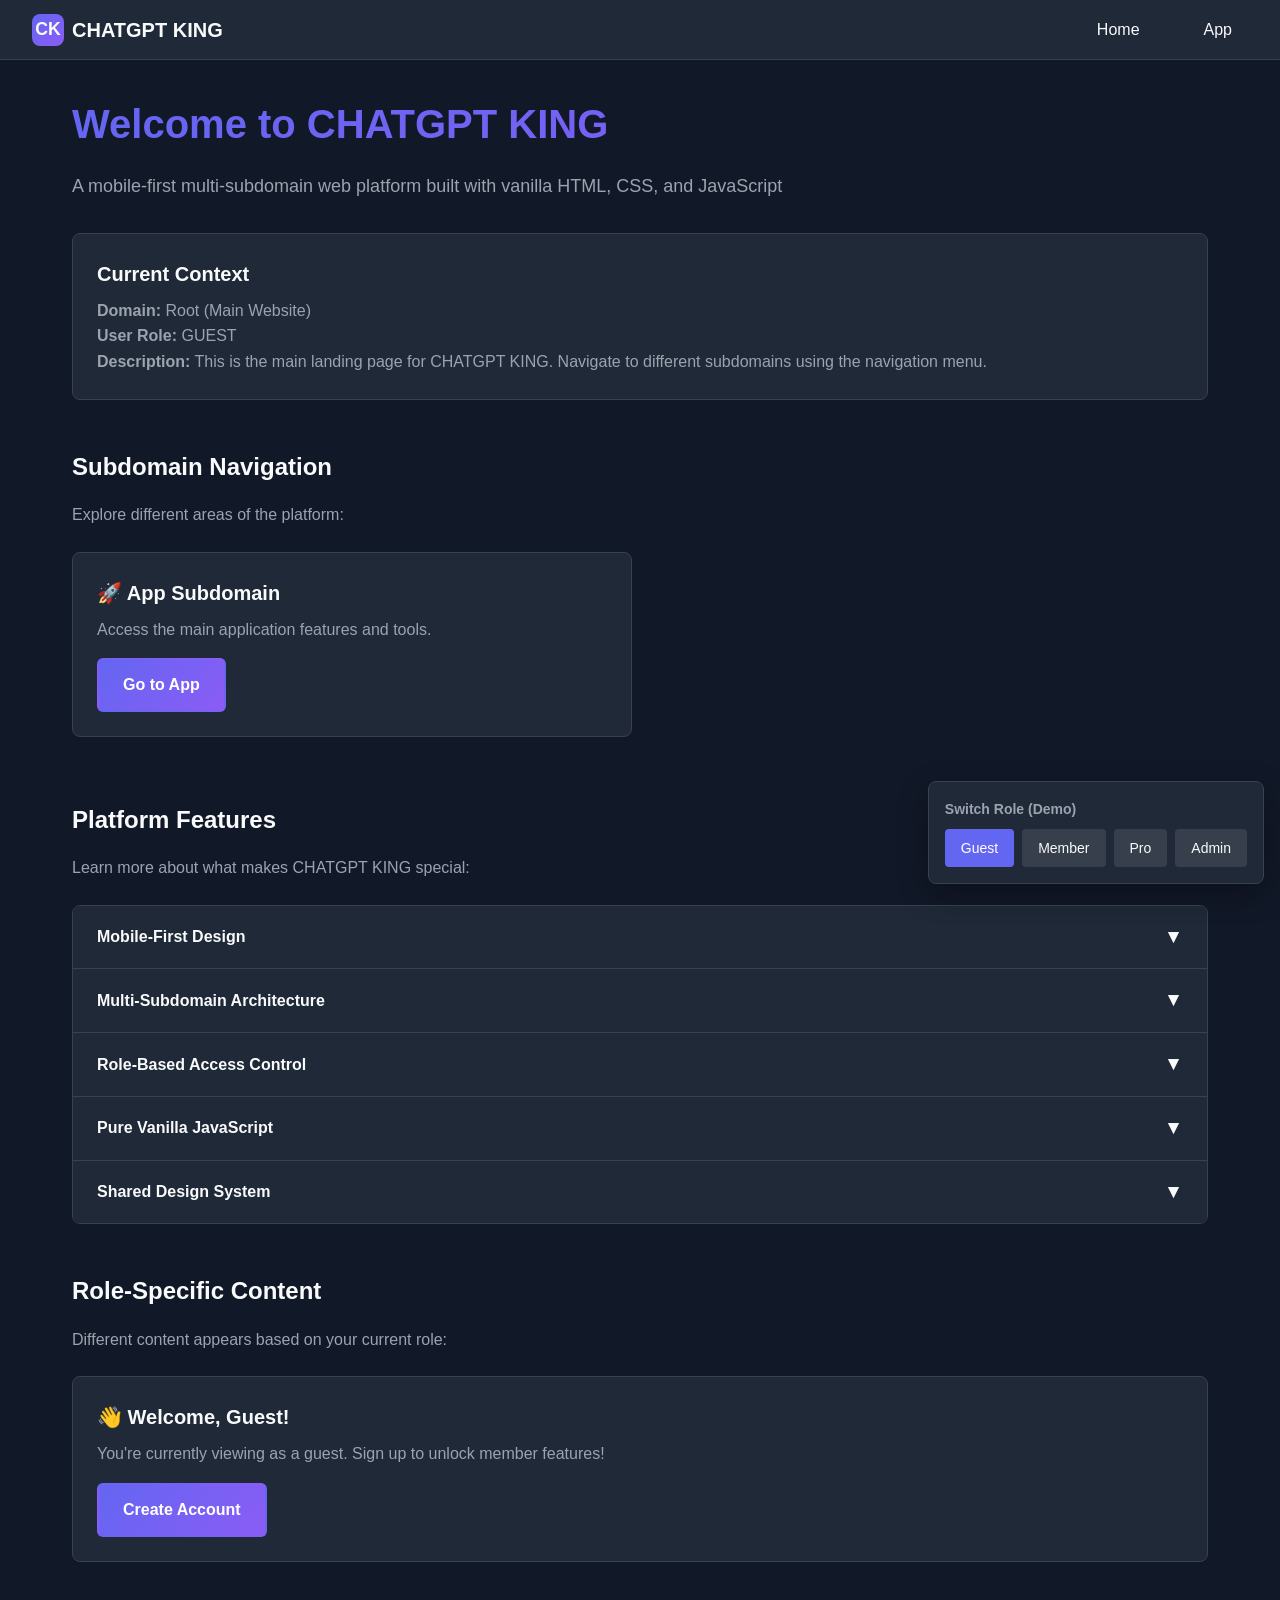
<file: index.html>
<!DOCTYPE html>
<html lang="en">
<head>
  <meta charset="UTF-8">
  <meta name="viewport" content="width=device-width, initial-scale=1.0">
  <meta name="description" content="CHATGPT KING - Multi-subdomain web platform">
  <title>CHATGPT KING - Home</title>
  <link rel="stylesheet" href="core.css">
</head>
<body>
  <!-- Header -->
  <header class="header">
    <a href="/" class="header__logo">
      <div class="header__logo-icon">CK</div>
      <span>CHATGPT KING</span>
    </a>

    <!-- Desktop Navigation (hidden on mobile) -->
    <nav class="header__nav">
      <a href="/" class="header__nav-link active">Home</a>
      <a href="/app/" class="header__nav-link">App</a>
      <span class="role-member-inline">
        <a href="/dashboard/" class="header__nav-link">Dashboard</a>
      </span>
      <span class="role-pro-inline">
        <a href="/analytics/" class="header__nav-link">Analytics</a>
      </span>
      <span class="role-admin-inline">
        <a href="/admin/" class="header__nav-link">Admin</a>
      </span>
    </nav>

    <!-- Mobile Menu Toggle -->
    <button class="header__menu-toggle" aria-label="Toggle menu">
      <span class="header__menu-toggle-line"></span>
      <span class="header__menu-toggle-line"></span>
      <span class="header__menu-toggle-line"></span>
    </button>
  </header>

  <!-- Off-Canvas Drawer (mobile navigation) -->
  <aside class="drawer">
    <ul class="drawer__menu">
      <li class="drawer__menu-item">
        <a href="/" class="drawer__menu-link active">
          <span class="drawer__menu-icon">🏠</span>
          <span>Home</span>
        </a>
      </li>
      <li class="drawer__menu-item">
        <a href="/app/" class="drawer__menu-link">
          <span class="drawer__menu-icon">🚀</span>
          <span>App</span>
        </a>
      </li>
      <li class="drawer__menu-item role-member">
        <a href="/dashboard/" class="drawer__menu-link">
          <span class="drawer__menu-icon">📊</span>
          <span>Dashboard</span>
          <span class="drawer__role-badge drawer__role-badge--member">MEMBER</span>
        </a>
      </li>
      <li class="drawer__menu-item role-pro">
        <a href="/analytics/" class="drawer__menu-link">
          <span class="drawer__menu-icon">📈</span>
          <span>Analytics</span>
          <span class="drawer__role-badge drawer__role-badge--pro">PRO</span>
        </a>
      </li>
      <li class="drawer__menu-item role-admin">
        <a href="/admin/" class="drawer__menu-link">
          <span class="drawer__menu-icon">⚙️</span>
          <span>Admin Panel</span>
          <span class="drawer__role-badge drawer__role-badge--admin">ADMIN</span>
        </a>
      </li>
      <li class="drawer__menu-item">
        <a href="#about" class="drawer__menu-link">
          <span class="drawer__menu-icon">ℹ️</span>
          <span>About</span>
        </a>
      </li>
      <li class="drawer__menu-item">
        <a href="#contact" class="drawer__menu-link">
          <span class="drawer__menu-icon">📧</span>
          <span>Contact</span>
        </a>
      </li>
    </ul>
  </aside>

  <!-- Drawer Overlay -->
  <div class="drawer__overlay"></div>

  <!-- Main Content -->
  <main class="container">
    <h1 class="page-title">Welcome to CHATGPT KING</h1>
    <p class="page-subtitle">A mobile-first multi-subdomain web platform built with vanilla HTML, CSS, and JavaScript</p>

    <!-- Current Context Info -->
    <section class="section">
      <div class="card">
        <h3 class="card__title">Current Context</h3>
        <div class="card__content">
          <p><strong>Domain:</strong> Root (Main Website)</p>
          <p><strong>User Role:</strong> <span id="current-role"></span></p>
          <p><strong>Description:</strong> This is the main landing page for CHATGPT KING. Navigate to different subdomains using the navigation menu.</p>
        </div>
      </div>
    </section>

    <!-- Subdomain Navigation -->
    <section class="section">
      <h2 class="section__title">Subdomain Navigation</h2>
      <p class="section__description">Explore different areas of the platform:</p>
      
      <div class="grid grid--2">
        <div class="card">
          <h3 class="card__title">🚀 App Subdomain</h3>
          <div class="card__content">
            <p>Access the main application features and tools.</p>
            <a href="/app/" class="btn btn--primary mt-1">Go to App</a>
          </div>
        </div>

        <div class="card role-member">
          <h3 class="card__title">📊 Dashboard</h3>
          <div class="card__content">
            <p>View your personalized dashboard and statistics.</p>
            <a href="/dashboard/" class="btn btn--primary mt-1">Go to Dashboard</a>
          </div>
        </div>

        <div class="card role-pro">
          <h3 class="card__title">📈 Analytics</h3>
          <div class="card__content">
            <p>Access advanced analytics and insights.</p>
            <a href="/analytics/" class="btn btn--primary mt-1">Go to Analytics</a>
          </div>
        </div>

        <div class="card role-admin">
          <h3 class="card__title">⚙️ Admin Panel</h3>
          <div class="card__content">
            <p>Manage platform settings and users.</p>
            <a href="/admin/" class="btn btn--primary mt-1">Go to Admin</a>
          </div>
        </div>
      </div>
    </section>

    <!-- Features Accordion -->
    <section class="section">
      <h2 class="section__title">Platform Features</h2>
      <p class="section__description">Learn more about what makes CHATGPT KING special:</p>

      <div class="accordion">
        <div class="accordion__item">
          <button class="accordion__header">
            <span>Mobile-First Design</span>
            <span class="accordion__icon">▼</span>
          </button>
          <div class="accordion__content">
            <p>
              Our platform is built with a mobile-first approach, ensuring optimal performance 
              and user experience on all devices. The responsive design adapts seamlessly from 
              smartphones to desktop computers, with touch-friendly interfaces and optimized layouts.
            </p>
          </div>
        </div>

        <div class="accordion__item">
          <button class="accordion__header">
            <span>Multi-Subdomain Architecture</span>
            <span class="accordion__icon">▼</span>
          </button>
          <div class="accordion__content">
            <p>
              Navigate between different areas of the platform using subdomain-based routing. 
              Each subdomain serves a specific purpose while maintaining a consistent user 
              experience through shared design patterns and components. The architecture allows 
              for independent scaling and deployment of different platform areas.
            </p>
          </div>
        </div>

        <div class="accordion__item">
          <button class="accordion__header">
            <span>Role-Based Access Control</span>
            <span class="accordion__icon">▼</span>
          </button>
          <div class="accordion__content">
            <p>
              Our sophisticated role-based system includes four tiers: Guest (public access), 
              Member (registered users), Pro (premium subscribers), and Admin (platform managers). 
              Each role unlocks additional features and content, with seamless visibility management 
              across the entire platform. Try switching roles using the switcher at the bottom right!
            </p>
          </div>
        </div>

        <div class="accordion__item">
          <button class="accordion__header">
            <span>Pure Vanilla JavaScript</span>
            <span class="accordion__icon">▼</span>
          </button>
          <div class="accordion__content">
            <p>
              No frameworks, no dependencies - just pure, optimized vanilla JavaScript. This approach 
              ensures lightning-fast load times, minimal overhead, and complete control over the 
              codebase. The shared core.js file provides consistent behavior across all subdomains 
              while maintaining flexibility for subdomain-specific features.
            </p>
          </div>
        </div>

        <div class="accordion__item">
          <button class="accordion__header">
            <span>Shared Design System</span>
            <span class="accordion__icon">▼</span>
          </button>
          <div class="accordion__content">
            <p>
              The core.css stylesheet defines a comprehensive design system with CSS custom properties 
              for theming, consistent component patterns, and mobile-first responsive utilities. 
              All subdomains share this design contract, ensuring visual consistency and reducing 
              code duplication across the platform.
            </p>
          </div>
        </div>
      </div>
    </section>

    <!-- Role-Specific Content Examples -->
    <section class="section">
      <h2 class="section__title">Role-Specific Content</h2>
      <p class="section__description">Different content appears based on your current role:</p>

      <div class="role-guest">
        <div class="card">
          <h3 class="card__title">👋 Welcome, Guest!</h3>
          <div class="card__content">
            <p>You're currently viewing as a guest. Sign up to unlock member features!</p>
            <button class="btn btn--primary mt-1">Create Account</button>
          </div>
        </div>
      </div>

      <div class="role-member">
        <div class="card">
          <h3 class="card__title">✅ Member Access</h3>
          <div class="card__content">
            <p>As a member, you have access to the dashboard and exclusive content. Upgrade to Pro for even more features!</p>
            <button class="btn btn--outline mt-1">Upgrade to Pro</button>
          </div>
        </div>
      </div>

      <div class="role-pro">
        <div class="card">
          <h3 class="card__title">⭐ Pro Member</h3>
          <div class="card__content">
            <p>You're a Pro member! Enjoy access to analytics, advanced features, and priority support.</p>
            <button class="btn btn--primary mt-1">Explore Pro Features</button>
          </div>
        </div>
      </div>

      <div class="role-admin">
        <div class="card">
          <h3 class="card__title">🔐 Administrator</h3>
          <div class="card__content">
            <p>You have full administrative access to all platform features and settings.</p>
            <button class="btn btn--primary mt-1">Open Admin Panel</button>
          </div>
        </div>
      </div>
    </section>
  </main>

  <!-- Role Switcher (for demo purposes) -->
  <div class="role-switcher">
    <div class="role-switcher__title">Switch Role (Demo)</div>
    <div class="role-switcher__buttons">
      <button class="role-switcher__btn" data-role="guest">Guest</button>
      <button class="role-switcher__btn" data-role="member">Member</button>
      <button class="role-switcher__btn" data-role="pro">Pro</button>
      <button class="role-switcher__btn" data-role="admin">Admin</button>
    </div>
  </div>

  <!-- Core JavaScript -->
  <script src="core.js"></script>
  <script>
    // Update current role display
    const roleElement = document.getElementById('current-role');
    if (roleElement) {
      roleElement.textContent = ChatGPTKing.getUserRole().toUpperCase();
    }
  </script>
</body>
</html>
</file>
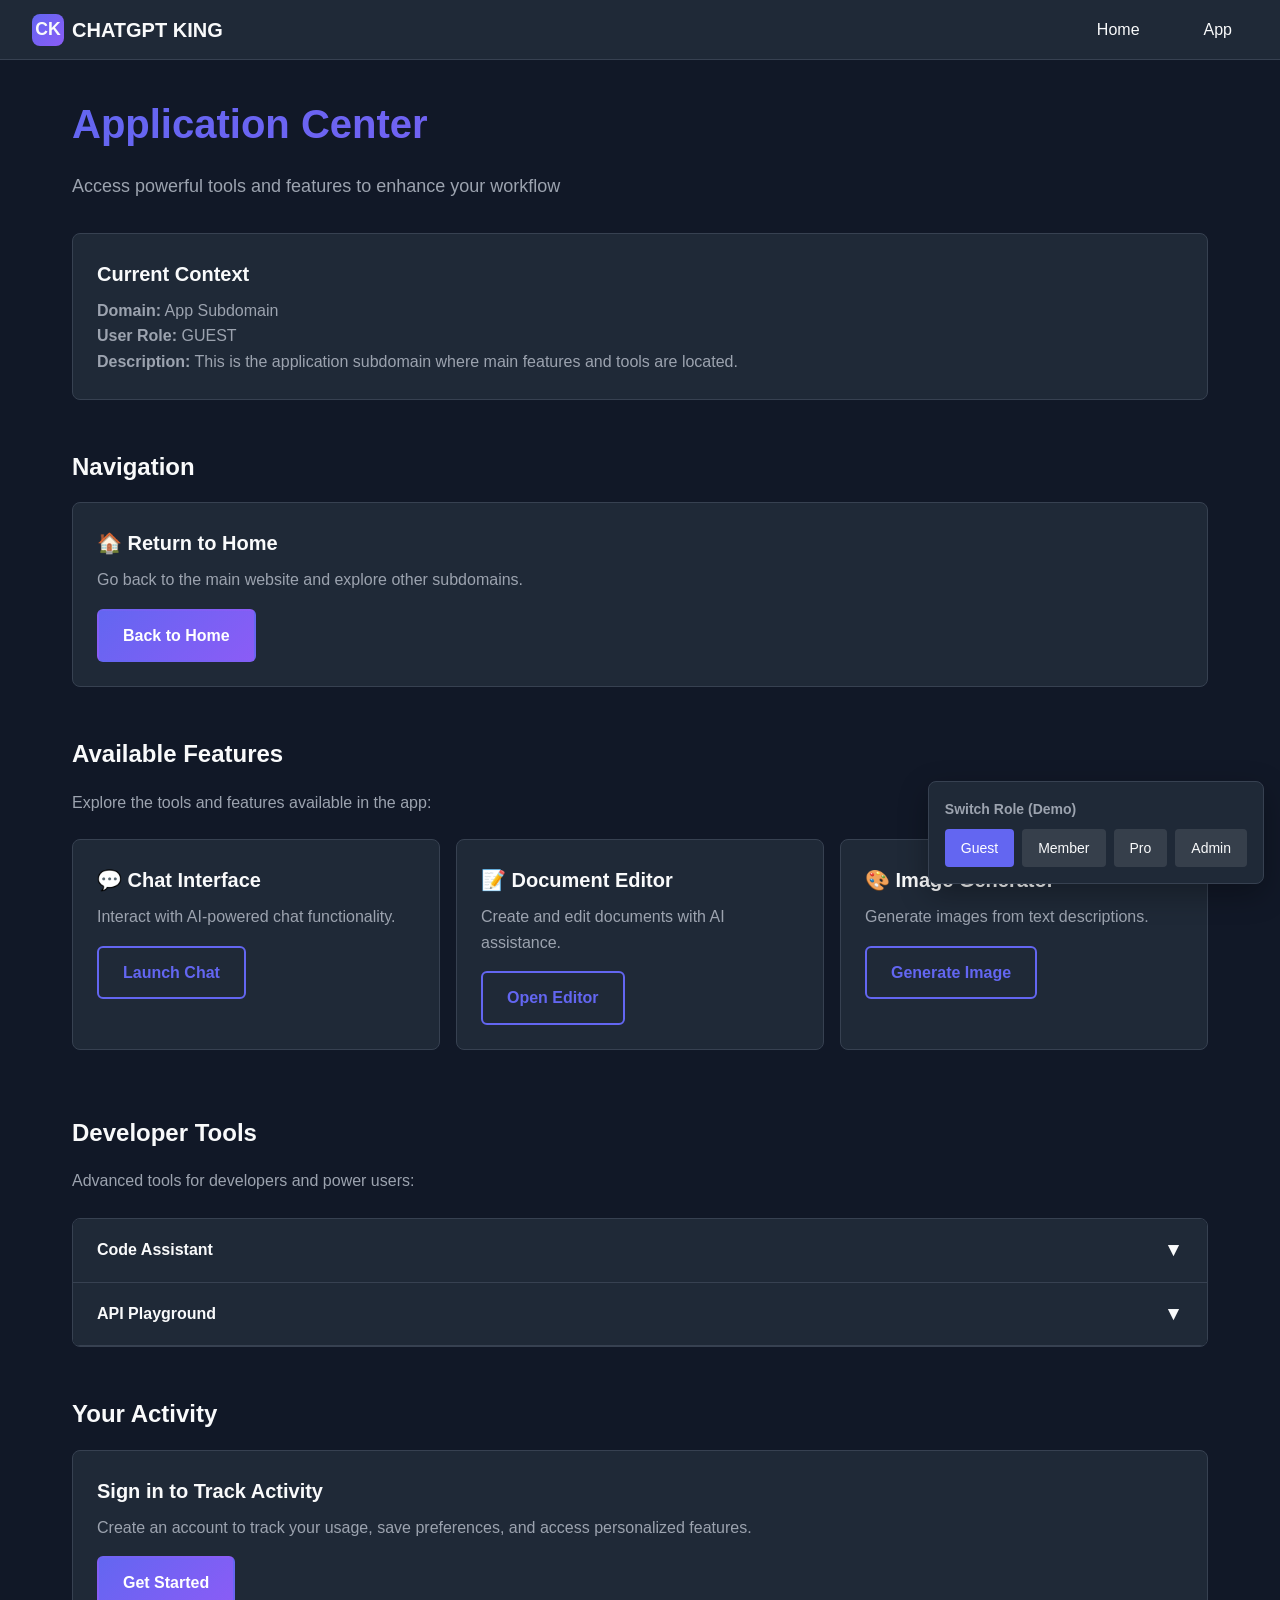
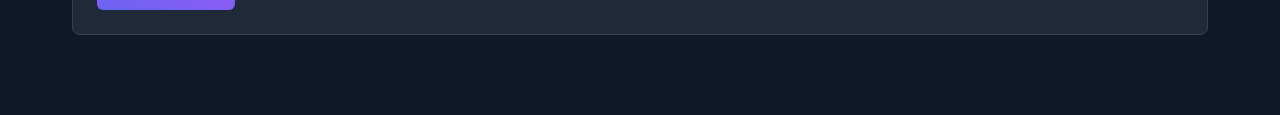
<file: app/index.html>
<!DOCTYPE html>
<html lang="en">
<head>
  <meta charset="UTF-8">
  <meta name="viewport" content="width=device-width, initial-scale=1.0">
  <meta name="description" content="CHATGPT KING - Application">
  <title>CHATGPT KING - App</title>
  <link rel="stylesheet" href="../core.css">
</head>
<body>
  <!-- Header -->
  <header class="header">
    <a href="/" class="header__logo">
      <div class="header__logo-icon">CK</div>
      <span>CHATGPT KING</span>
    </a>

    <!-- Desktop Navigation (hidden on mobile) -->
    <nav class="header__nav">
      <a href="/" class="header__nav-link">Home</a>
      <a href="/app/" class="header__nav-link active">App</a>
      <span class="role-member-inline">
        <a href="/dashboard/" class="header__nav-link">Dashboard</a>
      </span>
      <span class="role-pro-inline">
        <a href="/analytics/" class="header__nav-link">Analytics</a>
      </span>
      <span class="role-admin-inline">
        <a href="/admin/" class="header__nav-link">Admin</a>
      </span>
    </nav>

    <!-- Mobile Menu Toggle -->
    <button class="header__menu-toggle" aria-label="Toggle menu">
      <span class="header__menu-toggle-line"></span>
      <span class="header__menu-toggle-line"></span>
      <span class="header__menu-toggle-line"></span>
    </button>
  </header>

  <!-- Off-Canvas Drawer (mobile navigation) -->
  <aside class="drawer">
    <ul class="drawer__menu">
      <li class="drawer__menu-item">
        <a href="/" class="drawer__menu-link">
          <span class="drawer__menu-icon">🏠</span>
          <span>Home</span>
        </a>
      </li>
      <li class="drawer__menu-item">
        <a href="/app/" class="drawer__menu-link active">
          <span class="drawer__menu-icon">🚀</span>
          <span>App</span>
        </a>
      </li>
      <li class="drawer__menu-item role-member">
        <a href="/dashboard/" class="drawer__menu-link">
          <span class="drawer__menu-icon">📊</span>
          <span>Dashboard</span>
          <span class="drawer__role-badge drawer__role-badge--member">MEMBER</span>
        </a>
      </li>
      <li class="drawer__menu-item role-pro">
        <a href="/analytics/" class="drawer__menu-link">
          <span class="drawer__menu-icon">📈</span>
          <span>Analytics</span>
          <span class="drawer__role-badge drawer__role-badge--pro">PRO</span>
        </a>
      </li>
      <li class="drawer__menu-item role-admin">
        <a href="/admin/" class="drawer__menu-link">
          <span class="drawer__menu-icon">⚙️</span>
          <span>Admin Panel</span>
          <span class="drawer__role-badge drawer__role-badge--admin">ADMIN</span>
        </a>
      </li>
      <li class="drawer__menu-item">
        <a href="#features" class="drawer__menu-link">
          <span class="drawer__menu-icon">✨</span>
          <span>Features</span>
        </a>
      </li>
      <li class="drawer__menu-item">
        <a href="#tools" class="drawer__menu-link">
          <span class="drawer__menu-icon">🛠️</span>
          <span>Tools</span>
        </a>
      </li>
    </ul>
  </aside>

  <!-- Drawer Overlay -->
  <div class="drawer__overlay"></div>

  <!-- Main Content -->
  <main class="container">
    <h1 class="page-title">Application Center</h1>
    <p class="page-subtitle">Access powerful tools and features to enhance your workflow</p>

    <!-- Current Context Info -->
    <section class="section">
      <div class="card">
        <h3 class="card__title">Current Context</h3>
        <div class="card__content">
          <p><strong>Domain:</strong> App Subdomain</p>
          <p><strong>User Role:</strong> <span id="current-role"></span></p>
          <p><strong>Description:</strong> This is the application subdomain where main features and tools are located.</p>
        </div>
      </div>
    </section>

    <!-- Quick Navigation Back -->
    <section class="section">
      <h2 class="section__title">Navigation</h2>
      <div class="card">
        <h3 class="card__title">🏠 Return to Home</h3>
        <div class="card__content">
          <p>Go back to the main website and explore other subdomains.</p>
          <a href="/" class="btn btn--primary mt-1">Back to Home</a>
        </div>
      </div>
    </section>

    <!-- App Features Grid -->
    <section class="section" id="features">
      <h2 class="section__title">Available Features</h2>
      <p class="section__description">Explore the tools and features available in the app:</p>

      <div class="grid grid--2 grid--3">
        <div class="card">
          <h3 class="card__title">💬 Chat Interface</h3>
          <div class="card__content">
            <p>Interact with AI-powered chat functionality.</p>
            <button class="btn btn--outline mt-1">Launch Chat</button>
          </div>
        </div>

        <div class="card">
          <h3 class="card__title">📝 Document Editor</h3>
          <div class="card__content">
            <p>Create and edit documents with AI assistance.</p>
            <button class="btn btn--outline mt-1">Open Editor</button>
          </div>
        </div>

        <div class="card">
          <h3 class="card__title">🎨 Image Generator</h3>
          <div class="card__content">
            <p>Generate images from text descriptions.</p>
            <button class="btn btn--outline mt-1">Generate Image</button>
          </div>
        </div>

        <div class="card role-member">
          <h3 class="card__title">💾 Cloud Storage</h3>
          <div class="card__content">
            <p>Save and manage your files in the cloud.</p>
            <button class="btn btn--outline mt-1">Open Storage</button>
          </div>
        </div>

        <div class="card role-pro">
          <h3 class="card__title">🤖 Advanced AI</h3>
          <div class="card__content">
            <p>Access premium AI models and features.</p>
            <button class="btn btn--outline mt-1">Explore AI</button>
          </div>
        </div>

        <div class="card role-admin">
          <h3 class="card__title">🔧 API Access</h3>
          <div class="card__content">
            <p>Manage API keys and integrations.</p>
            <button class="btn btn--outline mt-1">API Settings</button>
          </div>
        </div>
      </div>
    </section>

    <!-- Tools Accordion -->
    <section class="section" id="tools">
      <h2 class="section__title">Developer Tools</h2>
      <p class="section__description">Advanced tools for developers and power users:</p>

      <div class="accordion">
        <div class="accordion__item">
          <button class="accordion__header">
            <span>Code Assistant</span>
            <span class="accordion__icon">▼</span>
          </button>
          <div class="accordion__content">
            <p>
              Get intelligent code suggestions, debug assistance, and explanations for complex 
              programming concepts. Supports multiple programming languages including Python, 
              JavaScript, Java, C++, and more. Features include syntax highlighting, code completion, 
              and refactoring suggestions.
            </p>
          </div>
        </div>

        <div class="accordion__item">
          <button class="accordion__header">
            <span>API Playground</span>
            <span class="accordion__icon">▼</span>
          </button>
          <div class="accordion__content">
            <p>
              Test and explore our API endpoints in an interactive environment. View request/response 
              examples, test different parameters, and generate code snippets for your preferred 
              programming language. Includes authentication testing and rate limit monitoring.
            </p>
          </div>
        </div>

        <div class="accordion__item role-member">
          <button class="accordion__header">
            <span>Workflow Automation</span>
            <span class="accordion__icon">▼</span>
          </button>
          <div class="accordion__content">
            <p>
              Create custom workflows to automate repetitive tasks. Chain multiple AI operations 
              together, set up triggers and conditions, and integrate with external services. 
              Save time by automating content generation, data processing, and more.
            </p>
          </div>
        </div>

        <div class="accordion__item role-pro">
          <button class="accordion__header">
            <span>Batch Processing</span>
            <span class="accordion__icon">▼</span>
          </button>
          <div class="accordion__content">
            <p>
              Process multiple items simultaneously with our batch processing tools. Upload CSV 
              files, define processing rules, and let the system handle large-scale operations. 
              Perfect for bulk content generation, data transformation, and mass customization tasks.
            </p>
          </div>
        </div>

        <div class="accordion__item role-admin">
          <button class="accordion__header">
            <span>System Monitoring</span>
            <span class="accordion__icon">▼</span>
          </button>
          <div class="accordion__content">
            <p>
              Monitor system performance, track API usage, and view detailed logs. Set up alerts 
              for unusual activity, manage resource allocation, and optimize performance. Includes 
              real-time dashboards, historical data analysis, and export capabilities.
            </p>
          </div>
        </div>
      </div>
    </section>

    <!-- Usage Stats -->
    <section class="section">
      <h2 class="section__title">Your Activity</h2>
      
      <div class="role-guest">
        <div class="card">
          <h3 class="card__title">Sign in to Track Activity</h3>
          <div class="card__content">
            <p>Create an account to track your usage, save preferences, and access personalized features.</p>
            <button class="btn btn--primary mt-1">Get Started</button>
          </div>
        </div>
      </div>

      <div class="role-member">
        <div class="grid grid--3">
          <div class="card">
            <h3 class="card__title">Requests Today</h3>
            <div class="card__content">
              <p style="font-size: 2rem; font-weight: bold; color: var(--primary-color);">47</p>
              <p>of 100 daily limit</p>
            </div>
          </div>
          <div class="card">
            <h3 class="card__title">Storage Used</h3>
            <div class="card__content">
              <p style="font-size: 2rem; font-weight: bold; color: var(--success-color);">2.3 GB</p>
              <p>of 10 GB available</p>
            </div>
          </div>
          <div class="card">
            <h3 class="card__title">Active Projects</h3>
            <div class="card__content">
              <p style="font-size: 2rem; font-weight: bold; color: var(--secondary-color);">5</p>
              <p>projects in progress</p>
            </div>
          </div>
        </div>
      </div>

      <div class="role-pro">
        <div class="grid grid--4">
          <div class="card">
            <h3 class="card__title">Requests Today</h3>
            <div class="card__content">
              <p style="font-size: 2rem; font-weight: bold; color: var(--primary-color);">284</p>
              <p>of 1000 daily limit</p>
            </div>
          </div>
          <div class="card">
            <h3 class="card__title">Storage Used</h3>
            <div class="card__content">
              <p style="font-size: 2rem; font-weight: bold; color: var(--success-color);">47 GB</p>
              <p>of 100 GB available</p>
            </div>
          </div>
          <div class="card">
            <h3 class="card__title">Active Projects</h3>
            <div class="card__content">
              <p style="font-size: 2rem; font-weight: bold; color: var(--secondary-color);">12</p>
              <p>projects in progress</p>
            </div>
          </div>
          <div class="card">
            <h3 class="card__title">API Calls</h3>
            <div class="card__content">
              <p style="font-size: 2rem; font-weight: bold; color: var(--warning-color);">1.2K</p>
              <p>this month</p>
            </div>
          </div>
        </div>
      </div>

      <div class="role-admin">
        <div class="card">
          <h3 class="card__title">Administrator Dashboard</h3>
          <div class="card__content">
            <p>You have unlimited access to all features and system resources.</p>
            <a href="/admin/" class="btn btn--primary mt-1">Go to Admin Panel</a>
          </div>
        </div>
      </div>
    </section>
  </main>

  <!-- Role Switcher (for demo purposes) -->
  <div class="role-switcher">
    <div class="role-switcher__title">Switch Role (Demo)</div>
    <div class="role-switcher__buttons">
      <button class="role-switcher__btn" data-role="guest">Guest</button>
      <button class="role-switcher__btn" data-role="member">Member</button>
      <button class="role-switcher__btn" data-role="pro">Pro</button>
      <button class="role-switcher__btn" data-role="admin">Admin</button>
    </div>
  </div>

  <!-- Core JavaScript -->
  <script src="../core.js"></script>
  <script>
    // Update current role display
    const roleElement = document.getElementById('current-role');
    if (roleElement) {
      roleElement.textContent = ChatGPTKing.getUserRole().toUpperCase();
    }
  </script>
</body>
</html>
</file>
<file: core.css>
/* CHATGPT KING - Core Stylesheet (Mobile-First) */

/* === CSS Variables === */
:root {
  --primary-color: #6366f1;
  --secondary-color: #8b5cf6;
  --dark-bg: #1f2937;
  --darker-bg: #111827;
  --light-text: #f9fafb;
  --gray-text: #9ca3af;
  --border-color: #374151;
  --success-color: #10b981;
  --warning-color: #f59e0b;
  --header-height: 60px;
  --drawer-width: 280px;
  --transition-speed: 0.3s;
}

/* === Reset & Base Styles === */
* {
  margin: 0;
  padding: 0;
  box-sizing: border-box;
}

body {
  font-family: -apple-system, BlinkMacSystemFont, 'Segoe UI', Roboto, 'Helvetica Neue', Arial, sans-serif;
  background-color: var(--darker-bg);
  color: var(--light-text);
  line-height: 1.6;
  min-height: 100vh;
  padding-top: var(--header-height);
}

a {
  color: var(--primary-color);
  text-decoration: none;
  transition: color var(--transition-speed);
}

a:hover {
  color: var(--secondary-color);
}

button {
  cursor: pointer;
  border: none;
  background: none;
  color: inherit;
  font: inherit;
}

/* === Header === */
.header {
  position: fixed;
  top: 0;
  left: 0;
  right: 0;
  height: var(--header-height);
  background-color: var(--dark-bg);
  border-bottom: 1px solid var(--border-color);
  z-index: 1000;
  display: flex;
  align-items: center;
  justify-content: space-between;
  padding: 0 1rem;
}

.header__logo {
  font-size: 1.25rem;
  font-weight: 700;
  color: var(--light-text);
  display: flex;
  align-items: center;
  gap: 0.5rem;
}

.header__logo-icon {
  width: 32px;
  height: 32px;
  background: linear-gradient(135deg, var(--primary-color), var(--secondary-color));
  border-radius: 8px;
  display: flex;
  align-items: center;
  justify-content: center;
  font-weight: bold;
  font-size: 1.1rem;
}

.header__menu-toggle {
  display: flex;
  flex-direction: column;
  gap: 5px;
  padding: 0.5rem;
  transition: transform var(--transition-speed);
}

.header__menu-toggle:hover {
  transform: scale(1.1);
}

.header__menu-toggle-line {
  width: 25px;
  height: 3px;
  background-color: var(--light-text);
  border-radius: 2px;
  transition: all var(--transition-speed);
}

.header__menu-toggle.active .header__menu-toggle-line:nth-child(1) {
  transform: rotate(45deg) translate(7px, 7px);
}

.header__menu-toggle.active .header__menu-toggle-line:nth-child(2) {
  opacity: 0;
}

.header__menu-toggle.active .header__menu-toggle-line:nth-child(3) {
  transform: rotate(-45deg) translate(7px, -7px);
}

.header__nav {
  display: none;
}

/* Desktop Header Navigation */
@media (min-width: 768px) {
  .header {
    padding: 0 2rem;
  }

  .header__menu-toggle {
    display: none;
  }

  .header__nav {
    display: flex;
    gap: 2rem;
    align-items: center;
  }

  .header__nav-link {
    color: var(--light-text);
    font-weight: 500;
    padding: 0.5rem 1rem;
    border-radius: 6px;
    transition: background-color var(--transition-speed);
  }

  .header__nav-link:hover {
    background-color: rgba(255, 255, 255, 0.1);
  }

  .header__nav-link.active {
    background-color: var(--primary-color);
  }
}

/* === Off-Canvas Drawer === */
.drawer {
  position: fixed;
  top: 0;
  left: 0;
  bottom: 0;
  width: var(--drawer-width);
  background-color: var(--dark-bg);
  transform: translateX(-100%);
  transition: transform var(--transition-speed);
  z-index: 1100;
  overflow-y: auto;
  padding-top: var(--header-height);
}

.drawer.open {
  transform: translateX(0);
}

.drawer__overlay {
  position: fixed;
  top: 0;
  left: 0;
  right: 0;
  bottom: 0;
  background-color: rgba(0, 0, 0, 0.5);
  opacity: 0;
  visibility: hidden;
  transition: opacity var(--transition-speed), visibility var(--transition-speed);
  z-index: 1050;
}

.drawer__overlay.visible {
  opacity: 1;
  visibility: visible;
}

.drawer__menu {
  list-style: none;
  padding: 1rem 0;
}

.drawer__menu-item {
  border-bottom: 1px solid var(--border-color);
}

.drawer__menu-link {
  display: flex;
  align-items: center;
  padding: 1rem 1.5rem;
  color: var(--light-text);
  transition: background-color var(--transition-speed);
  gap: 0.75rem;
}

.drawer__menu-link:hover {
  background-color: rgba(255, 255, 255, 0.05);
}

.drawer__menu-link.active {
  background-color: rgba(99, 102, 241, 0.2);
  border-left: 3px solid var(--primary-color);
}

.drawer__menu-icon {
  width: 20px;
  height: 20px;
  display: flex;
  align-items: center;
  justify-content: center;
}

.drawer__role-badge {
  display: inline-block;
  padding: 0.25rem 0.5rem;
  margin-left: auto;
  font-size: 0.75rem;
  border-radius: 4px;
  font-weight: 600;
}

.drawer__role-badge--guest {
  background-color: var(--gray-text);
}

.drawer__role-badge--member {
  background-color: var(--success-color);
}

.drawer__role-badge--pro {
  background-color: var(--warning-color);
}

.drawer__role-badge--admin {
  background-color: var(--secondary-color);
}

/* === Role-Based Visibility === */
.role-guest,
.role-member,
.role-pro,
.role-admin {
  display: none;
}

body[data-user-role="guest"] .role-guest,
body[data-user-role="member"] .role-member,
body[data-user-role="member"] .role-guest,
body[data-user-role="pro"] .role-pro,
body[data-user-role="pro"] .role-member,
body[data-user-role="pro"] .role-guest,
body[data-user-role="admin"] .role-admin,
body[data-user-role="admin"] .role-pro,
body[data-user-role="admin"] .role-member,
body[data-user-role="admin"] .role-guest {
  display: block;
}

.role-guest-inline,
.role-member-inline,
.role-pro-inline,
.role-admin-inline {
  display: none;
}

body[data-user-role="guest"] .role-guest-inline,
body[data-user-role="member"] .role-member-inline,
body[data-user-role="member"] .role-guest-inline,
body[data-user-role="pro"] .role-pro-inline,
body[data-user-role="pro"] .role-member-inline,
body[data-user-role="pro"] .role-guest-inline,
body[data-user-role="admin"] .role-admin-inline,
body[data-user-role="admin"] .role-pro-inline,
body[data-user-role="admin"] .role-member-inline,
body[data-user-role="admin"] .role-guest-inline {
  display: inline-block;
}

/* === Accordion === */
.accordion {
  border: 1px solid var(--border-color);
  border-radius: 8px;
  overflow: hidden;
  margin-bottom: 1rem;
}

.accordion__item {
  border-bottom: 1px solid var(--border-color);
}

.accordion__item:last-child {
  border-bottom: none;
}

.accordion__header {
  width: 100%;
  padding: 1rem 1.5rem;
  background-color: var(--dark-bg);
  color: var(--light-text);
  text-align: left;
  display: flex;
  justify-content: space-between;
  align-items: center;
  font-weight: 600;
  transition: background-color var(--transition-speed);
}

.accordion__header:hover {
  background-color: rgba(255, 255, 255, 0.05);
}

.accordion__header.active {
  background-color: rgba(99, 102, 241, 0.2);
}

.accordion__icon {
  transition: transform var(--transition-speed);
  font-size: 1.2rem;
}

.accordion__header.active .accordion__icon {
  transform: rotate(180deg);
}

.accordion__content {
  max-height: 0;
  overflow: hidden;
  transition: max-height var(--transition-speed), padding var(--transition-speed);
  background-color: rgba(0, 0, 0, 0.2);
}

.accordion__content.active {
  max-height: 500px;
  padding: 1rem 1.5rem;
}

.accordion__content p {
  color: var(--gray-text);
  line-height: 1.8;
}

/* === Main Content === */
.container {
  max-width: 1200px;
  margin: 0 auto;
  padding: 1rem;
}

.page-title {
  font-size: 2rem;
  font-weight: 700;
  margin-bottom: 1rem;
  background: linear-gradient(135deg, var(--primary-color), var(--secondary-color));
  -webkit-background-clip: text;
  -webkit-text-fill-color: transparent;
  background-clip: text;
}

.page-subtitle {
  font-size: 1.125rem;
  color: var(--gray-text);
  margin-bottom: 2rem;
}

.section {
  margin-bottom: 3rem;
}

.section__title {
  font-size: 1.5rem;
  font-weight: 600;
  margin-bottom: 1rem;
  color: var(--light-text);
}

.section__description {
  color: var(--gray-text);
  margin-bottom: 1.5rem;
}

/* === Cards === */
.card {
  background-color: var(--dark-bg);
  border: 1px solid var(--border-color);
  border-radius: 8px;
  padding: 1.5rem;
  margin-bottom: 1rem;
}

.card__title {
  font-size: 1.25rem;
  font-weight: 600;
  margin-bottom: 0.5rem;
}

.card__content {
  color: var(--gray-text);
}

/* === Grid === */
.grid {
  display: grid;
  gap: 1rem;
  grid-template-columns: 1fr;
}

@media (min-width: 640px) {
  .grid--2 {
    grid-template-columns: repeat(2, 1fr);
  }
}

@media (min-width: 768px) {
  .container {
    padding: 2rem;
  }

  .page-title {
    font-size: 2.5rem;
  }

  .grid--3 {
    grid-template-columns: repeat(3, 1fr);
  }
}

@media (min-width: 1024px) {
  .grid--4 {
    grid-template-columns: repeat(4, 1fr);
  }
}

/* === Buttons === */
.btn {
  display: inline-block;
  padding: 0.75rem 1.5rem;
  border-radius: 6px;
  font-weight: 600;
  text-align: center;
  transition: all var(--transition-speed);
  border: 2px solid transparent;
}

.btn--primary {
  background: linear-gradient(135deg, var(--primary-color), var(--secondary-color));
  color: white;
}

.btn--primary:hover {
  transform: translateY(-2px);
  box-shadow: 0 10px 20px rgba(99, 102, 241, 0.3);
}

.btn--outline {
  border-color: var(--primary-color);
  color: var(--primary-color);
}

.btn--outline:hover {
  background-color: var(--primary-color);
  color: white;
}

/* === Role Switcher === */
.role-switcher {
  position: fixed;
  bottom: 1rem;
  right: 1rem;
  background-color: var(--dark-bg);
  border: 1px solid var(--border-color);
  border-radius: 8px;
  padding: 1rem;
  z-index: 900;
  box-shadow: 0 10px 30px rgba(0, 0, 0, 0.3);
}

.role-switcher__title {
  font-size: 0.875rem;
  font-weight: 600;
  margin-bottom: 0.5rem;
  color: var(--gray-text);
}

.role-switcher__buttons {
  display: flex;
  gap: 0.5rem;
  flex-wrap: wrap;
}

.role-switcher__btn {
  padding: 0.5rem 1rem;
  border-radius: 4px;
  font-size: 0.875rem;
  font-weight: 500;
  background-color: rgba(255, 255, 255, 0.1);
  transition: all var(--transition-speed);
}

.role-switcher__btn:hover {
  background-color: rgba(255, 255, 255, 0.2);
}

.role-switcher__btn.active {
  background-color: var(--primary-color);
  color: white;
}

/* === Utility Classes === */
.text-center {
  text-align: center;
}

.mb-1 {
  margin-bottom: 1rem;
}

.mb-2 {
  margin-bottom: 2rem;
}

.mt-1 {
  margin-top: 1rem;
}

.mt-2 {
  margin-top: 2rem;
}

/* === Responsive Utilities === */
@media (max-width: 767px) {
  .hide-mobile {
    display: none !important;
  }
}

@media (min-width: 768px) {
  .hide-desktop {
    display: none !important;
  }
}
</file>
